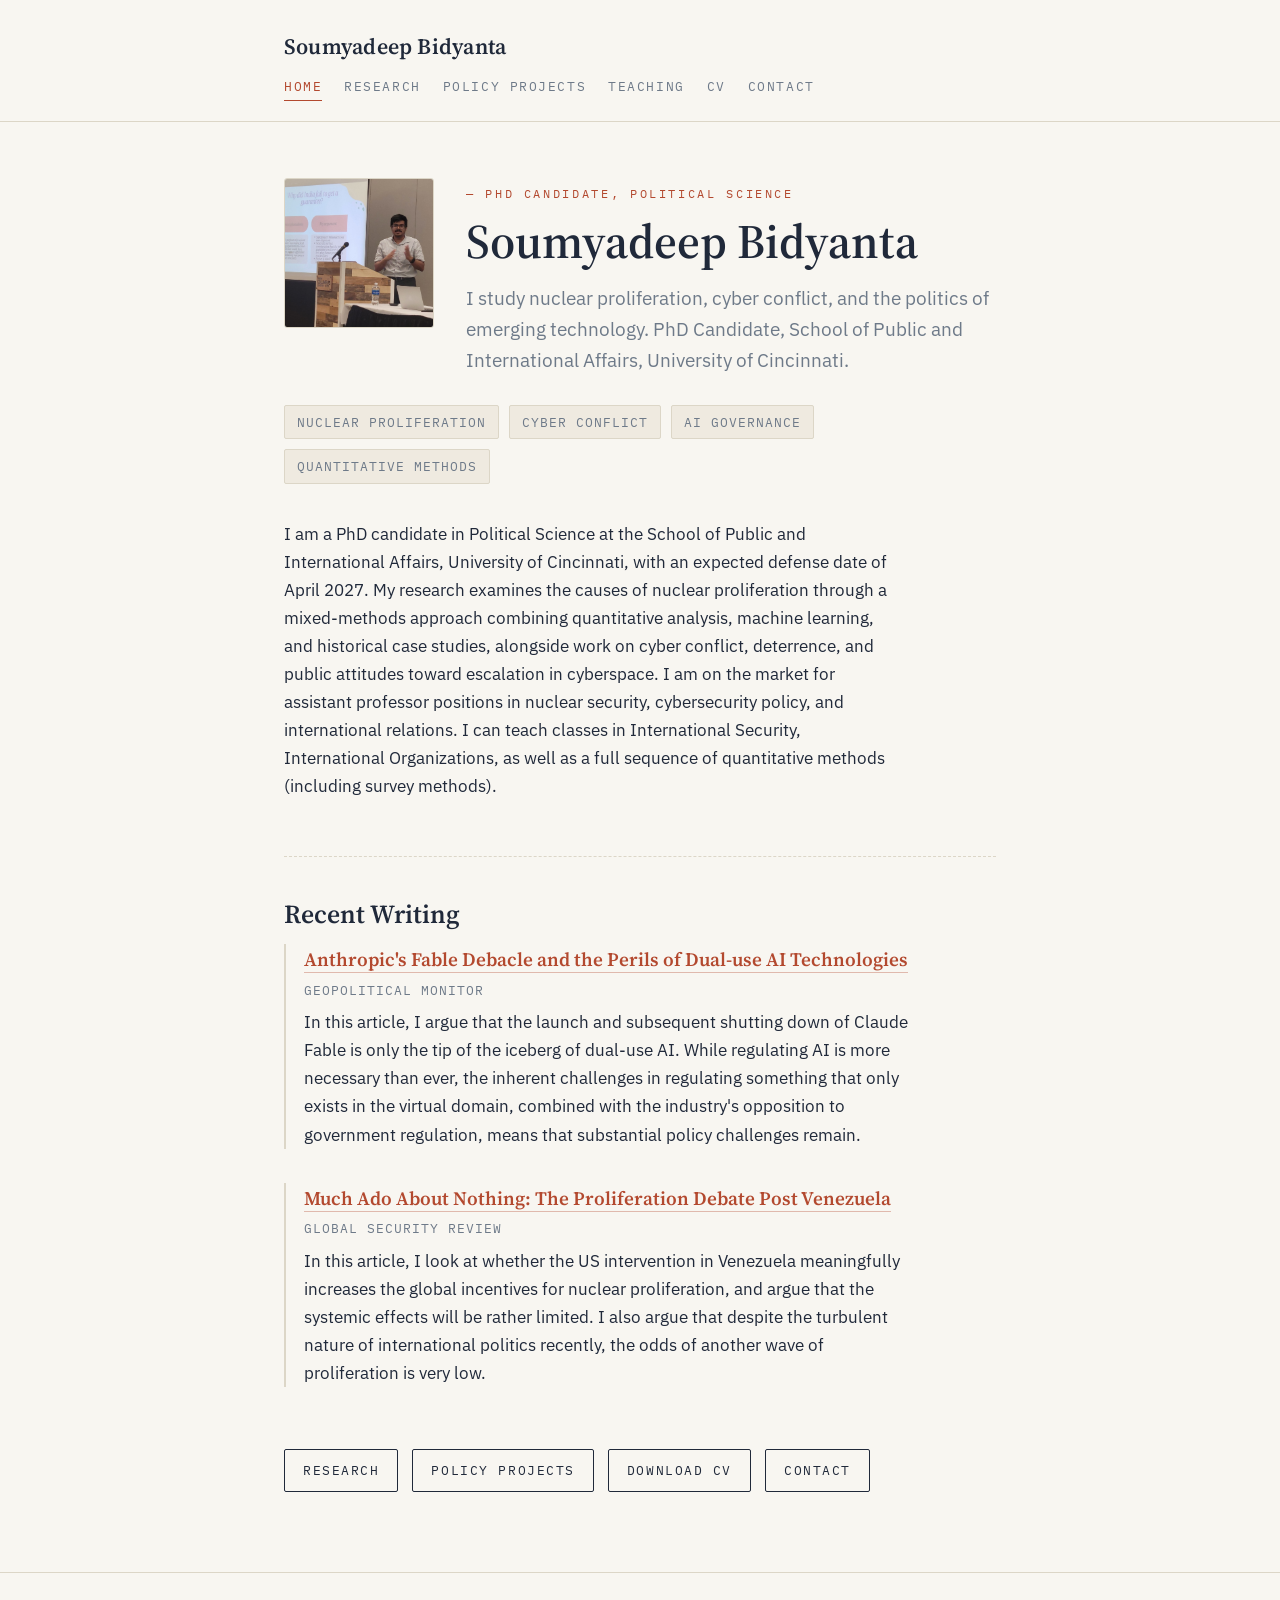
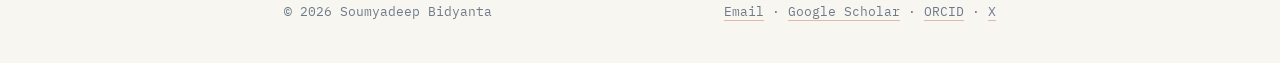
<file: index.html>
<!DOCTYPE html>
<html lang="en">
<head>
  <meta charset="UTF-8">
  <meta name="viewport" content="width=device-width, initial-scale=1">
  <title>Soumyadeep Bidyanta</title>
  <meta name="description" content="Soumyadeep Bidyanta — PhD Candidate, School of Public and International Affairs, University of Cincinnati.">
  <link rel="preconnect" href="https://fonts.googleapis.com">
  <link href="https://fonts.googleapis.com/css2?family=IBM+Plex+Mono:wght@400;500&family=IBM+Plex+Sans:wght@400;500&family=Source+Serif+4:opsz,wght@8..60,500;8..60,600&display=swap" rel="stylesheet">
  <link rel="stylesheet" href="style.css">
</head>
<body>

  <header>
    <div class="wrap">
      <a class="site-name" href="index.html">Soumyadeep Bidyanta</a>
      <nav>
        <a href="index.html" aria-current="page">Home</a>
        <a href="research.html">Research</a>
        <a href="policy-projects.html">Policy Projects</a>
        <a href="teaching.html">Teaching</a>
        <a href="cv.html">CV</a>
        <a href="contact.html">Contact</a>
      </nav>
    </div>
  </header>

  <main>
    <div class="wrap">

      <div class="hero">
        <div class="hero-text">
          <p class="eyebrow">PhD Candidate, Political Science</p>
          <h1>Soumyadeep Bidyanta</h1>
          <p class="tagline">
            I study nuclear proliferation, cyber conflict, and the politics of
            emerging technology. PhD Candidate, School of Public and
            International Affairs, University of Cincinnati.
          </p>
        </div>
        <div class="hero-photo">
          <img src="bidyanta_photo.jpeg" alt="Soumyadeep Bidyanta">
        </div>
      </div>

      <ul class="tags">
        <li>Nuclear Proliferation</li>
        <li>Cyber Conflict</li>
        <li>AI Governance</li>
        <li>Quantitative Methods</li>
      </ul>

      <div class="lede">
        <p>
          I am a PhD candidate in Political Science at the School of Public
          and International Affairs, University of Cincinnati, with an
          expected defense date of April 2027. My research examines the
          causes of nuclear proliferation through a mixed-methods approach
          combining quantitative analysis, machine learning, and historical
          case studies, alongside work on cyber conflict, deterrence, and
          public attitudes toward escalation in cyberspace. I am on the
          market for assistant professor positions in nuclear security,
          cybersecurity policy, and international relations. I can teach
          classes in International Security, International Organizations,
          as well as a full sequence of quantitative methods (including
          survey methods).
        </p>
      </div>

      <div class="section">
        <h2>Recent Writing</h2>
        <div class="entry">
          <h3>
            <a href="https://www.geopoliticalmonitor.com/anthropics-fable-debacle-and-the-perils-of-dual-use-ai-technologies/">
              Anthropic's Fable Debacle and the Perils of Dual-use AI Technologies
            </a>
          </h3>
          <p class="meta">Geopolitical Monitor</p>
          <p>
            In this article, I argue that the launch and subsequent shutting
            down of Claude Fable is only the tip of the iceberg of dual-use AI.
            While regulating AI is more necessary than ever, the inherent
            challenges in regulating something that only exists in the virtual
            domain, combined with the industry's opposition to government
            regulation, means that substantial policy challenges remain.
          </p>
        </div>
        <div class="entry">
          <h3>
            <a href="https://globalsecurityreview.com/much-ado-about-nothing-the-proliferation-debate-post-venezuela/">
              Much Ado About Nothing: The Proliferation Debate Post Venezuela
            </a>
          </h3>
          <p class="meta">Global Security Review</p>
          <p>
            In this article, I look at whether the US intervention in Venezuela
            meaningfully increases the global incentives for nuclear
            proliferation, and argue that the systemic effects will be rather
            limited. I also argue that despite the turbulent nature of
            international politics recently, the odds of another wave of
            proliferation is very low.
          </p>
        </div>
      </div>

      <div class="cta-row">

      <div class="cta-row">
        <a class="btn" href="research.html">Research</a>
        <a class="btn" href="policy-projects.html">Policy Projects</a>
        <a class="btn" href="cv.html">Download CV</a>
        <a class="btn" href="contact.html">Contact</a>
      </div>

    </div>
  </main>

  <footer>
    <div class="wrap">
      <span>&copy; 2026 Soumyadeep Bidyanta</span>
      <span>
        <a href="mailto:bidyansp@mail.uc.edu">Email</a> ·
        <a href="https://scholar.google.com/citations?user=yoYPEBIAAAAJ&hl=en">Google Scholar</a> ·
        <a href="https://orcid.org/0000-0002-6600-3613">ORCID</a> ·
        <a href="https://x.com/SBAcademic">X</a>
      </span>
    </div>
  </footer>

</body>
</html>
</file>
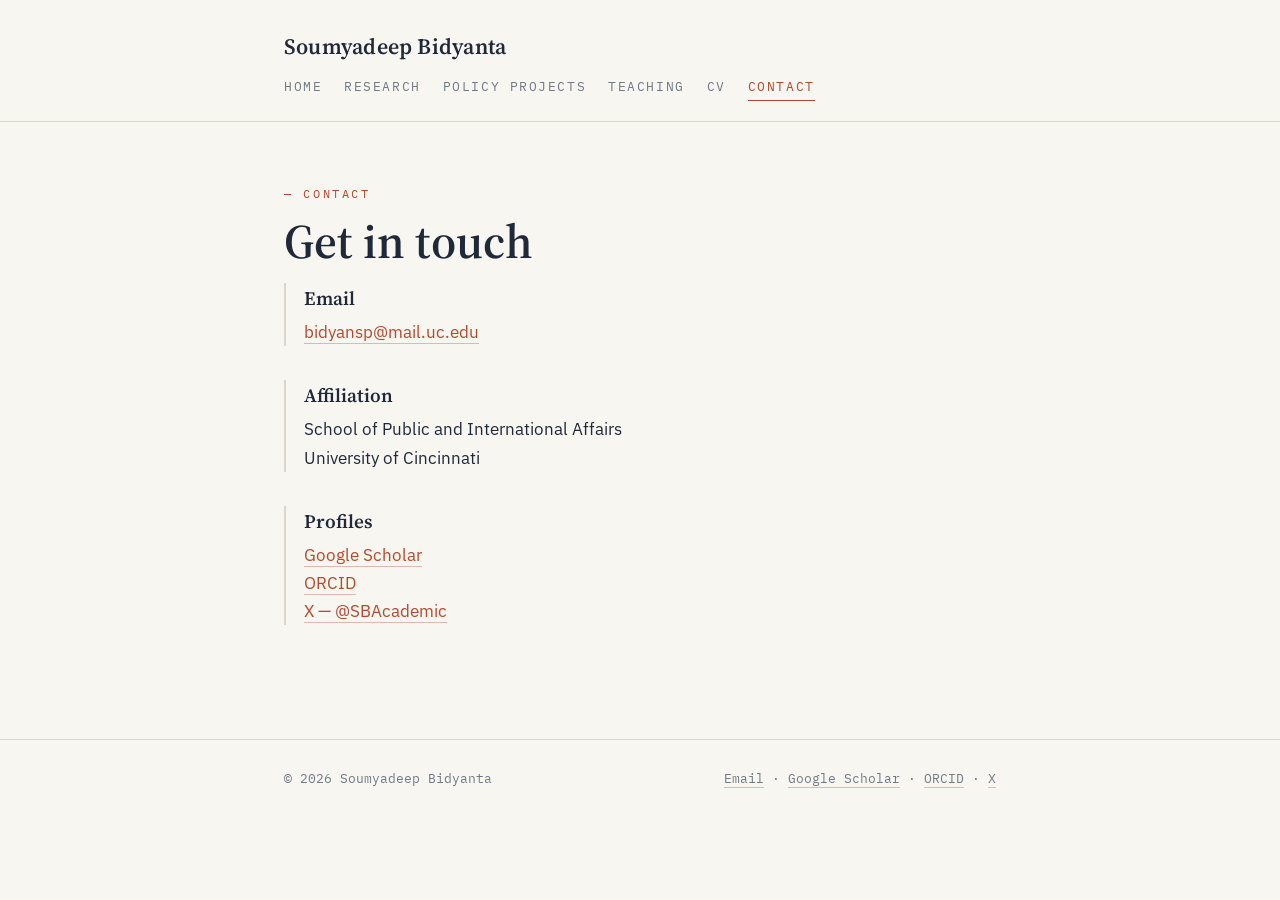
<file: contact.html>
<!DOCTYPE html>
<html lang="en">
<head>
  <meta charset="UTF-8">
  <meta name="viewport" content="width=device-width, initial-scale=1">
  <title>Contact — Soumyadeep Bidyanta</title>
  <link rel="preconnect" href="https://fonts.googleapis.com">
  <link href="https://fonts.googleapis.com/css2?family=IBM+Plex+Mono:wght@400;500&family=IBM+Plex+Sans:wght@400;500&family=Source+Serif+4:opsz,wght@8..60,500;8..60,600&display=swap" rel="stylesheet">
  <link rel="stylesheet" href="style.css">
</head>
<body>

  <header>
    <div class="wrap">
      <a class="site-name" href="index.html">Soumyadeep Bidyanta</a>
      <nav>
        <a href="index.html">Home</a>
        <a href="research.html">Research</a>
        <a href="policy-projects.html">Policy Projects</a>
        <a href="teaching.html">Teaching</a>
        <a href="cv.html">CV</a>
        <a href="contact.html" aria-current="page">Contact</a>
      </nav>
    </div>
  </header>

  <main>
    <div class="wrap">

      <p class="eyebrow">Contact</p>
      <h1>Get in touch</h1>

      <div class="lede">
        <div class="entry">
          <h3>Email</h3>
          <p><a href="mailto:bidyansp@mail.uc.edu">bidyansp@mail.uc.edu</a></p>
        </div>

        <div class="entry">
          <h3>Affiliation</h3>
          <p>
            School of Public and International Affairs<br>
            University of Cincinnati
          </p>
        </div>

        <div class="entry">
          <h3>Profiles</h3>
          <p>
            <a href="https://scholar.google.com/citations?user=yoYPEBIAAAAJ&hl=en">Google Scholar</a><br>
            <a href="https://orcid.org/0000-0002-6600-3613">ORCID</a><br>
            <a href="https://x.com/SBAcademic">X — @SBAcademic</a>
          </p>
        </div>
      </div>

    </div>
  </main>

  <footer>
    <div class="wrap">
      <span>&copy; 2026 Soumyadeep Bidyanta</span>
      <span>
        <a href="mailto:bidyansp@mail.uc.edu">Email</a> ·
        <a href="https://scholar.google.com/citations?user=yoYPEBIAAAAJ&hl=en">Google Scholar</a> ·
        <a href="https://orcid.org/0000-0002-6600-3613">ORCID</a> ·
        <a href="https://x.com/SBAcademic">X</a>
      </span>
    </div>
  </footer>

</body>
</html>
</file>
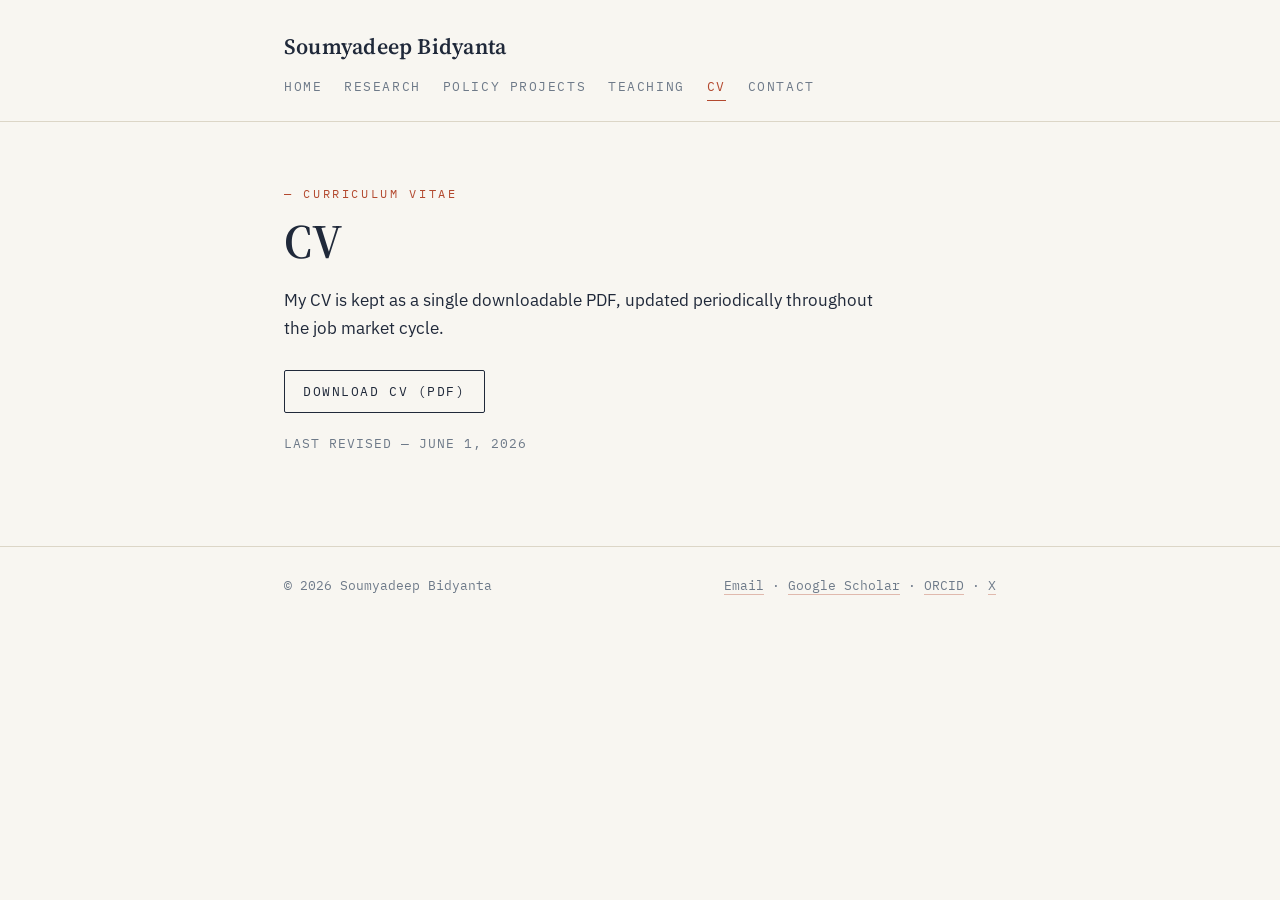
<file: cv.html>
<!DOCTYPE html>
<html lang="en">
<head>
  <meta charset="UTF-8">
  <meta name="viewport" content="width=device-width, initial-scale=1">
  <title>CV — Soumyadeep Bidyanta</title>
  <link rel="preconnect" href="https://fonts.googleapis.com">
  <link href="https://fonts.googleapis.com/css2?family=IBM+Plex+Mono:wght@400;500&family=IBM+Plex+Sans:wght@400;500&family=Source+Serif+4:opsz,wght@8..60,500;8..60,600&display=swap" rel="stylesheet">
  <link rel="stylesheet" href="style.css">
</head>
<body>

  <header>
    <div class="wrap">
      <a class="site-name" href="index.html">Soumyadeep Bidyanta</a>
      <nav>
        <a href="index.html">Home</a>
        <a href="research.html">Research</a>
        <a href="policy-projects.html">Policy Projects</a>
        <a href="teaching.html">Teaching</a>
        <a href="cv.html" aria-current="page">CV</a>
        <a href="contact.html">Contact</a>
      </nav>
    </div>
  </header>

  <main>
    <div class="wrap">

      <p class="eyebrow">Curriculum Vitae</p>
      <h1>CV</h1>

      <div class="lede">
        <p>
          My CV is kept as a single downloadable PDF, updated periodically
          throughout the job market cycle.
        </p>
      </div>

      <div class="cta-row">
        <a class="btn" href="cv.pdf">Download CV (PDF)</a>
      </div>

      <p class="meta" style="font-family: var(--mono); font-size: 12.5px; color: var(--slate); text-transform: uppercase; letter-spacing: 0.08em; margin-top: 20px;">
        Last revised — June 1, 2026
      </p>

    </div>
  </main>

  <footer>
    <div class="wrap">
      <span>&copy; 2026 Soumyadeep Bidyanta</span>
      <span>
        <a href="mailto:bidyansp@mail.uc.edu">Email</a> ·
        <a href="https://scholar.google.com/citations?user=yoYPEBIAAAAJ&hl=en">Google Scholar</a> ·
        <a href="https://orcid.org/0000-0002-6600-3613">ORCID</a> ·
        <a href="https://x.com/SBAcademic">X</a>
      </span>
    </div>
  </footer>

</body>
</html>
</file>
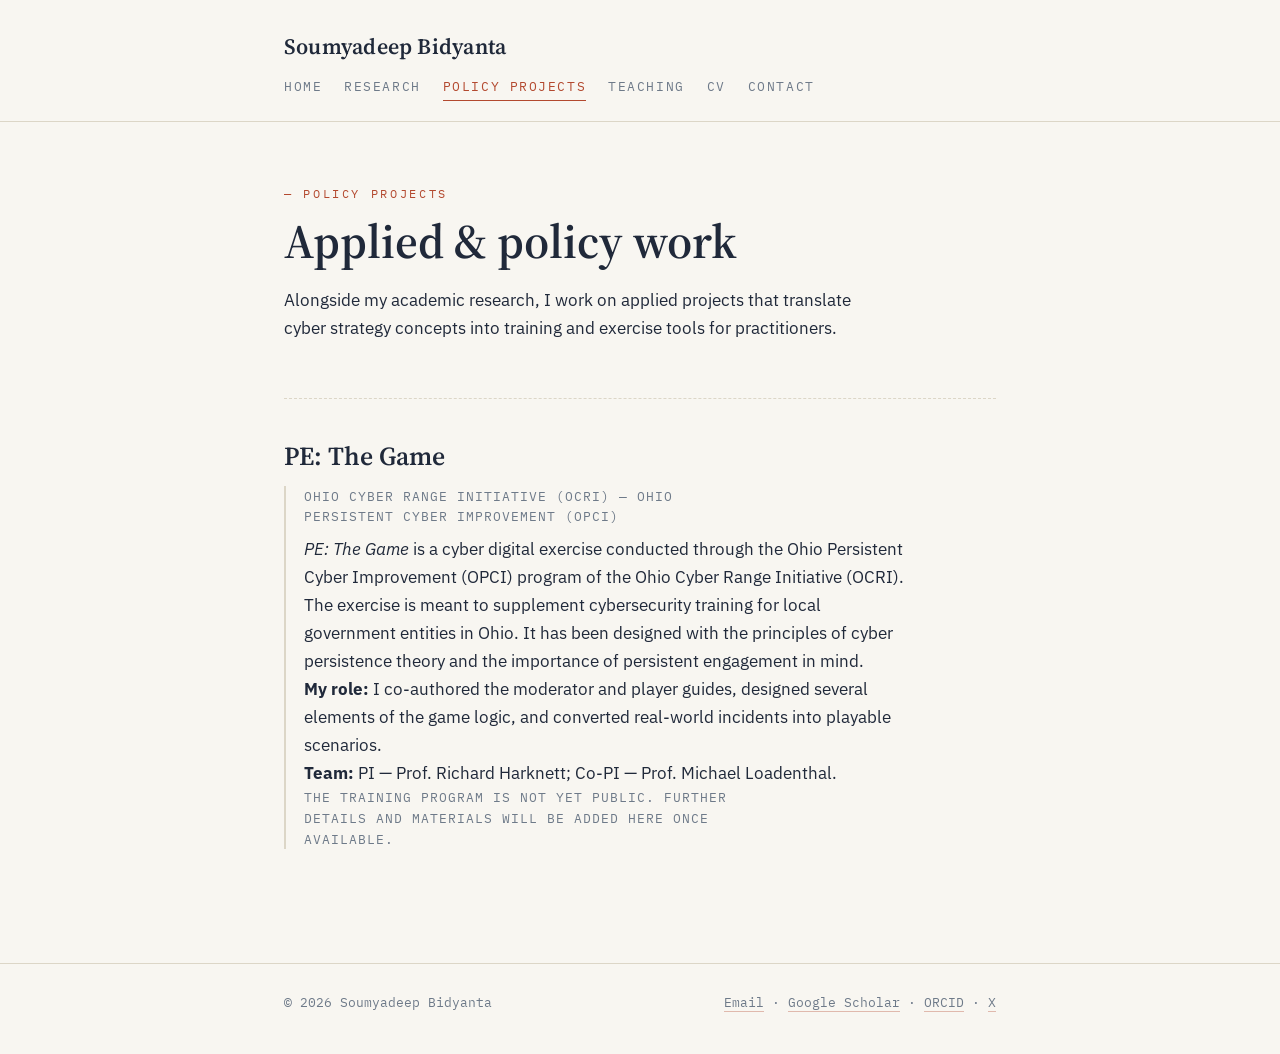
<file: policy-projects.html>
<!DOCTYPE html>
<html lang="en">
<head>
  <meta charset="UTF-8">
  <meta name="viewport" content="width=device-width, initial-scale=1">
  <title>Policy Projects — Soumyadeep Bidyanta</title>
  <link rel="preconnect" href="https://fonts.googleapis.com">
  <link href="https://fonts.googleapis.com/css2?family=IBM+Plex+Mono:wght@400;500&family=IBM+Plex+Sans:wght@400;500&family=Source+Serif+4:opsz,wght@8..60,500;8..60,600&display=swap" rel="stylesheet">
  <link rel="stylesheet" href="style.css">
</head>
<body>

  <header>
    <div class="wrap">
      <a class="site-name" href="index.html">Soumyadeep Bidyanta</a>
      <nav>
        <a href="index.html">Home</a>
        <a href="research.html">Research</a>
        <a href="policy-projects.html" aria-current="page">Policy Projects</a>
        <a href="teaching.html">Teaching</a>
        <a href="cv.html">CV</a>
        <a href="contact.html">Contact</a>
      </nav>
    </div>
  </header>

  <main>
    <div class="wrap">

      <p class="eyebrow">Policy Projects</p>
      <h1>Applied &amp; policy work</h1>

      <div class="lede">
        <p>
          Alongside my academic research, I work on applied projects that
          translate cyber strategy concepts into training and exercise
          tools for practitioners.
        </p>
      </div>

      <div class="section">
        <h2>PE: The Game</h2>
        <div class="entry">
          <p class="meta">Ohio Cyber Range Initiative (OCRI) — Ohio Persistent Cyber Improvement (OPCI)</p>
          <p>
            <em>PE: The Game</em> is a cyber digital exercise conducted
            through the Ohio Persistent Cyber Improvement (OPCI) program of
            the Ohio Cyber Range Initiative (OCRI). The exercise is meant to
            supplement cybersecurity training for local government entities
            in Ohio. It has been designed with the principles of cyber
            persistence theory and the importance of persistent engagement
            in mind.
          </p>
          <p>
            <strong>My role:</strong> I co-authored the moderator and player
            guides, designed several elements of the game logic, and
            converted real-world incidents into playable scenarios.
          </p>
          <p>
            <strong>Team:</strong> PI — Prof. Richard Harknett; Co-PI —
            Prof. Michael Loadenthal.
          </p>
          <p class="meta">
            The training program is not yet public. Further details and
            materials will be added here once available.
          </p>
        </div>
      </div>

    </div>
  </main>

  <footer>
    <div class="wrap">
      <span>&copy; 2026 Soumyadeep Bidyanta</span>
      <span>
        <a href="mailto:bidyansp@mail.uc.edu">Email</a> ·
        <a href="https://scholar.google.com/citations?user=yoYPEBIAAAAJ&hl=en">Google Scholar</a> ·
        <a href="https://orcid.org/0000-0002-6600-3613">ORCID</a> ·
        <a href="https://x.com/SBAcademic">X</a>
      </span>
    </div>
  </footer>

</body>
</html>
</file>
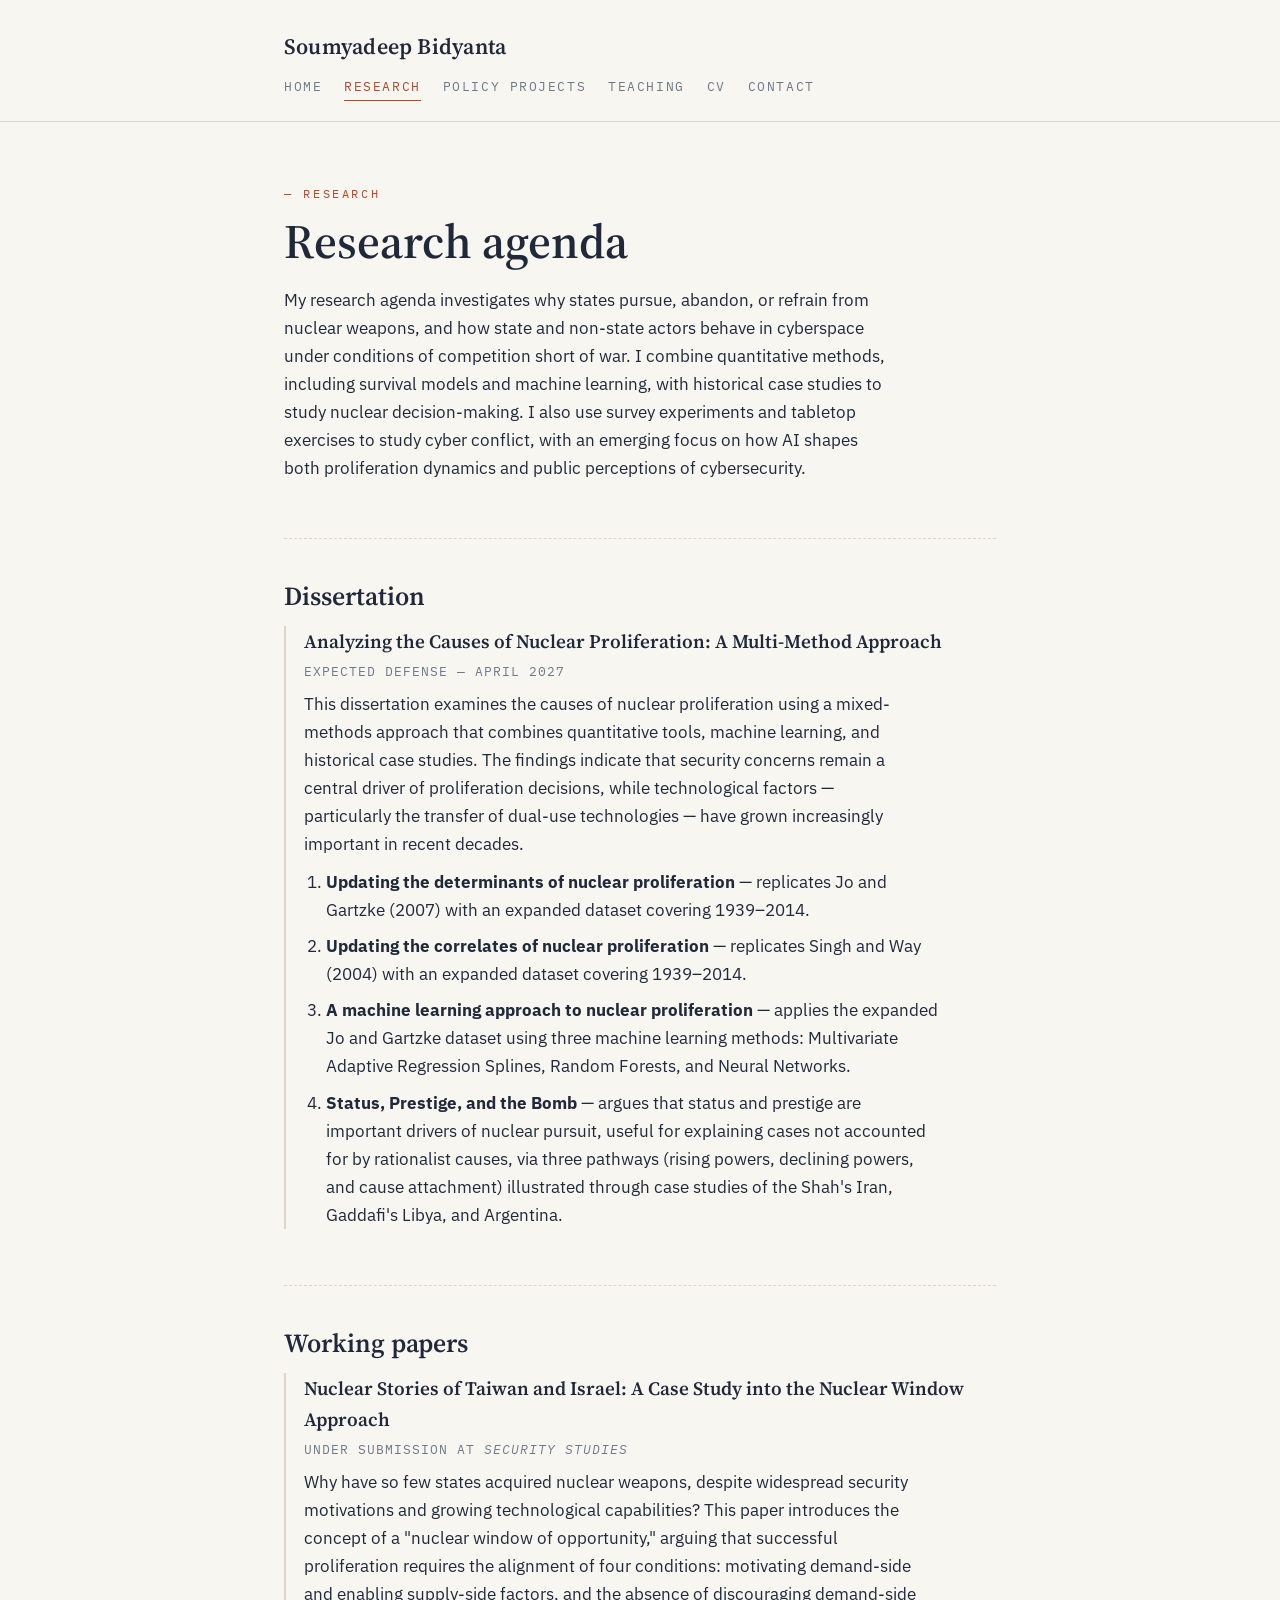
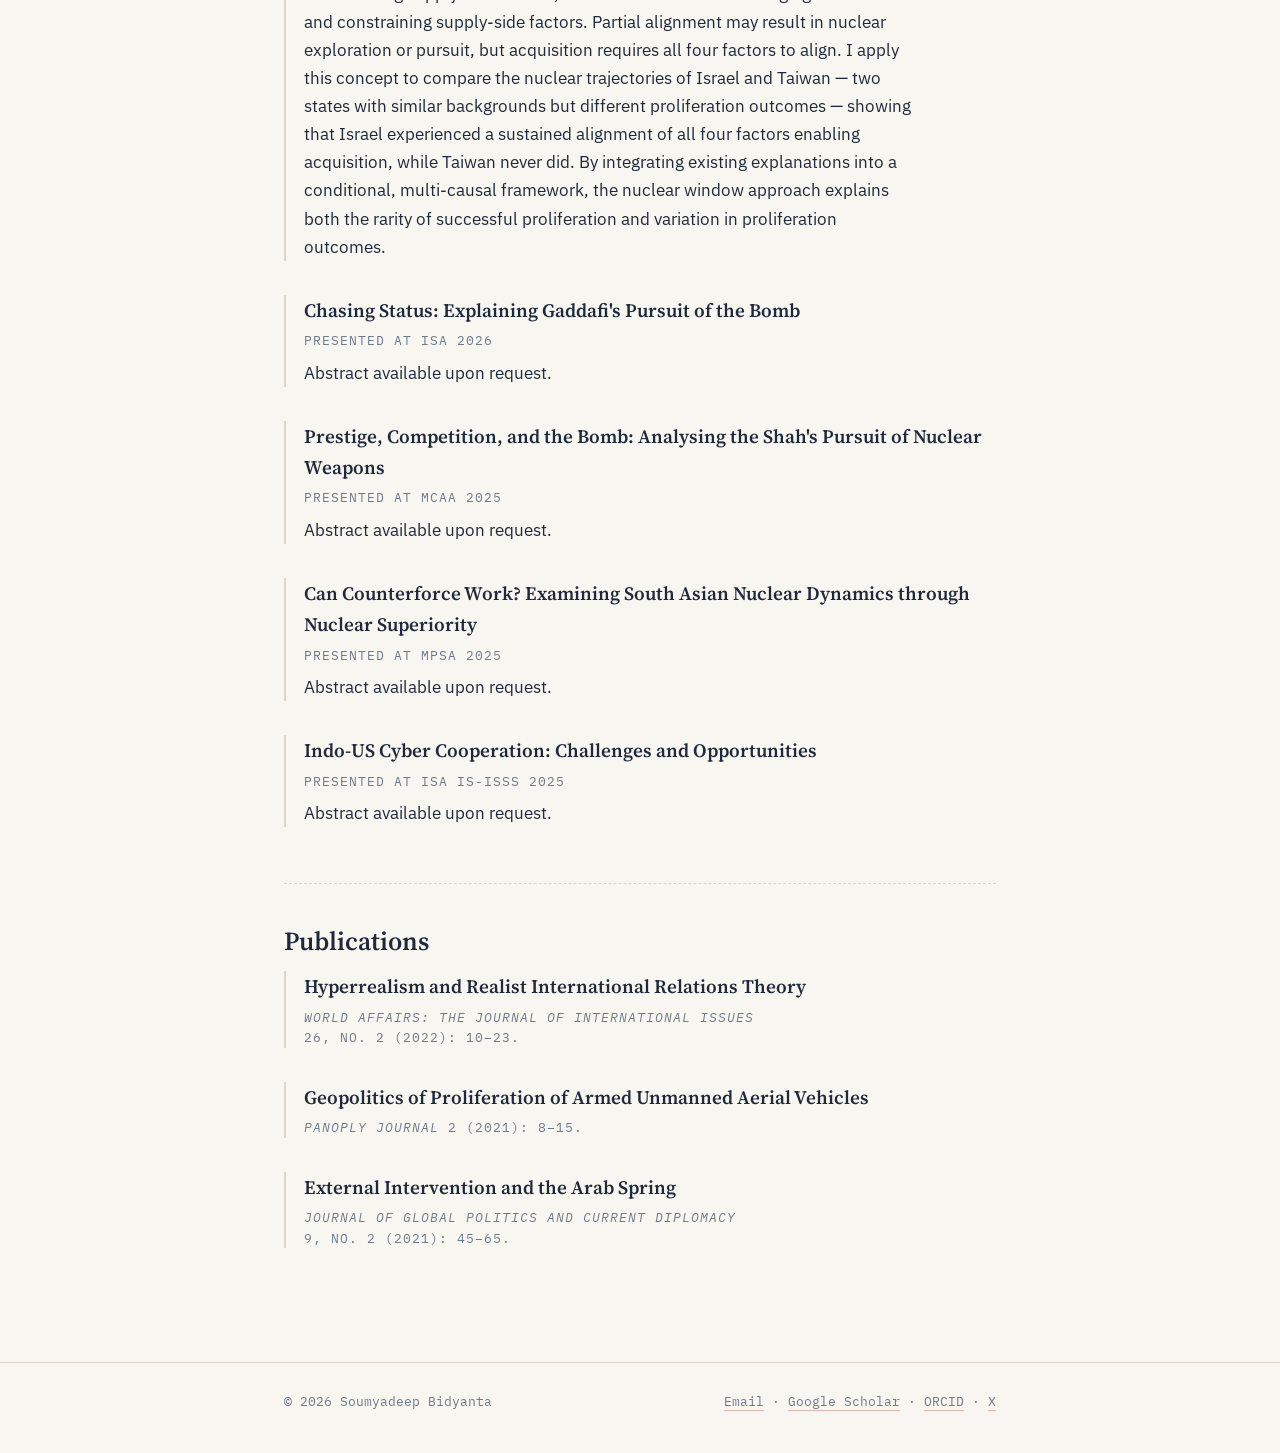
<file: research.html>
<!DOCTYPE html>
<html lang="en">
<head>
  <meta charset="UTF-8">
  <meta name="viewport" content="width=device-width, initial-scale=1">
  <title>Research — Soumyadeep Bidyanta</title>
  <link rel="preconnect" href="https://fonts.googleapis.com">
  <link href="https://fonts.googleapis.com/css2?family=IBM+Plex+Mono:wght@400;500&family=IBM+Plex+Sans:wght@400;500&family=Source+Serif+4:opsz,wght@8..60,500;8..60,600&display=swap" rel="stylesheet">
  <link rel="stylesheet" href="style.css">
</head>
<body>

  <header>
    <div class="wrap">
      <a class="site-name" href="index.html">Soumyadeep Bidyanta</a>
      <nav>
        <a href="index.html">Home</a>
        <a href="research.html" aria-current="page">Research</a>
        <a href="policy-projects.html">Policy Projects</a>
        <a href="teaching.html">Teaching</a>
        <a href="cv.html">CV</a>
        <a href="contact.html">Contact</a>
      </nav>
    </div>
  </header>

  <main>
    <div class="wrap">

      <p class="eyebrow">Research</p>
      <h1>Research agenda</h1>

      <div class="lede">
        <p>
          My research agenda investigates why states pursue, abandon, or
          refrain from nuclear weapons, and how state and non-state actors
          behave in cyberspace under conditions of competition short of
          war. I combine quantitative methods, including survival models
          and machine learning, with historical case studies to study
          nuclear decision-making. I also use survey experiments and
          tabletop exercises to study cyber conflict, with an emerging
          focus on how AI shapes both proliferation dynamics and public
          perceptions of cybersecurity.
        </p>
      </div>

      <div class="section">
        <h2>Dissertation</h2>
        <div class="entry">
          <h3>Analyzing the Causes of Nuclear Proliferation: A Multi-Method Approach</h3>
          <p class="meta">Expected defense — April 2027</p>
          <p>
            This dissertation examines the causes of nuclear proliferation
            using a mixed-methods approach that combines quantitative
            tools, machine learning, and historical case studies. The
            findings indicate that security concerns remain a central
            driver of proliferation decisions, while technological factors
            — particularly the transfer of dual-use technologies — have
            grown increasingly important in recent decades.
          </p>
          <ol>
            <li>
              <strong>Updating the determinants of nuclear proliferation</strong>
              — replicates Jo and Gartzke (2007) with an expanded dataset
              covering 1939–2014.
            </li>
            <li>
              <strong>Updating the correlates of nuclear proliferation</strong>
              — replicates Singh and Way (2004) with an expanded dataset
              covering 1939–2014.
            </li>
            <li>
              <strong>A machine learning approach to nuclear proliferation</strong>
              — applies the expanded Jo and Gartzke dataset using three
              machine learning methods: Multivariate Adaptive Regression
              Splines, Random Forests, and Neural Networks.
            </li>
            <li>
              <strong>Status, Prestige, and the Bomb</strong>
              — argues that status and prestige are important drivers of
              nuclear pursuit, useful for explaining cases not accounted for
              by rationalist causes, via three pathways (rising powers,
              declining powers, and cause attachment) illustrated through
              case studies of the Shah's Iran, Gaddafi's Libya, and
              Argentina.
            </li>
          </ol>
        </div>
      </div>

      <div class="section">
        <h2>Working papers</h2>

        <div class="entry">
          <h3>Nuclear Stories of Taiwan and Israel: A Case Study into the Nuclear Window Approach</h3>
          <p class="meta">Under submission at <em>Security Studies</em></p>
          <p>
            Why have so few states acquired nuclear weapons, despite
            widespread security motivations and growing technological
            capabilities? This paper introduces the concept of a "nuclear
            window of opportunity," arguing that successful proliferation
            requires the alignment of four conditions: motivating
            demand-side and enabling supply-side factors, and the absence
            of discouraging demand-side and constraining supply-side
            factors. Partial alignment may result in nuclear exploration or
            pursuit, but acquisition requires all four factors to align. I
            apply this concept to compare the nuclear trajectories of
            Israel and Taiwan — two states with similar backgrounds but
            different proliferation outcomes — showing that Israel
            experienced a sustained alignment of all four factors enabling
            acquisition, while Taiwan never did. By integrating existing
            explanations into a conditional, multi-causal framework, the
            nuclear window approach explains both the rarity of successful
            proliferation and variation in proliferation outcomes.
          </p>
        </div>

        <div class="entry">
          <h3>Chasing Status: Explaining Gaddafi's Pursuit of the Bomb</h3>
          <p class="meta">Presented at ISA 2026</p>
          <p>Abstract available upon request.</p>
        </div>

        <div class="entry">
          <h3>Prestige, Competition, and the Bomb: Analysing the Shah's Pursuit of Nuclear Weapons</h3>
          <p class="meta">Presented at MCAA 2025</p>
          <p>Abstract available upon request.</p>
        </div>

        <div class="entry">
          <h3>Can Counterforce Work? Examining South Asian Nuclear Dynamics through Nuclear Superiority</h3>
          <p class="meta">Presented at MPSA 2025</p>
          <p>Abstract available upon request.</p>
        </div>

        <div class="entry">
          <h3>Indo-US Cyber Cooperation: Challenges and Opportunities</h3>
          <p class="meta">Presented at ISA IS-ISSS 2025</p>
          <p>Abstract available upon request.</p>
        </div>

      </div>

      <div class="section">
        <h2>Publications</h2>

        <div class="entry">
          <h3>Hyperrealism and Realist International Relations Theory</h3>
          <p class="meta"><em>World Affairs: The Journal of International Issues</em> 26, no. 2 (2022): 10–23.</p>
        </div>

        <div class="entry">
          <h3>Geopolitics of Proliferation of Armed Unmanned Aerial Vehicles</h3>
          <p class="meta"><em>Panoply Journal</em> 2 (2021): 8–15.</p>
        </div>

        <div class="entry">
          <h3>External Intervention and the Arab Spring</h3>
          <p class="meta"><em>Journal of Global Politics and Current Diplomacy</em> 9, no. 2 (2021): 45–65.</p>
        </div>

      </div>

    </div>
  </main>

  <footer>
    <div class="wrap">
      <span>&copy; 2026 Soumyadeep Bidyanta</span>
      <span>
        <a href="mailto:bidyansp@mail.uc.edu">Email</a> ·
        <a href="https://scholar.google.com/citations?user=yoYPEBIAAAAJ&hl=en">Google Scholar</a> ·
        <a href="https://orcid.org/0000-0002-6600-3613">ORCID</a> ·
        <a href="https://x.com/SBAcademic">X</a>
      </span>
    </div>
  </footer>

</body>
</html>
</file>
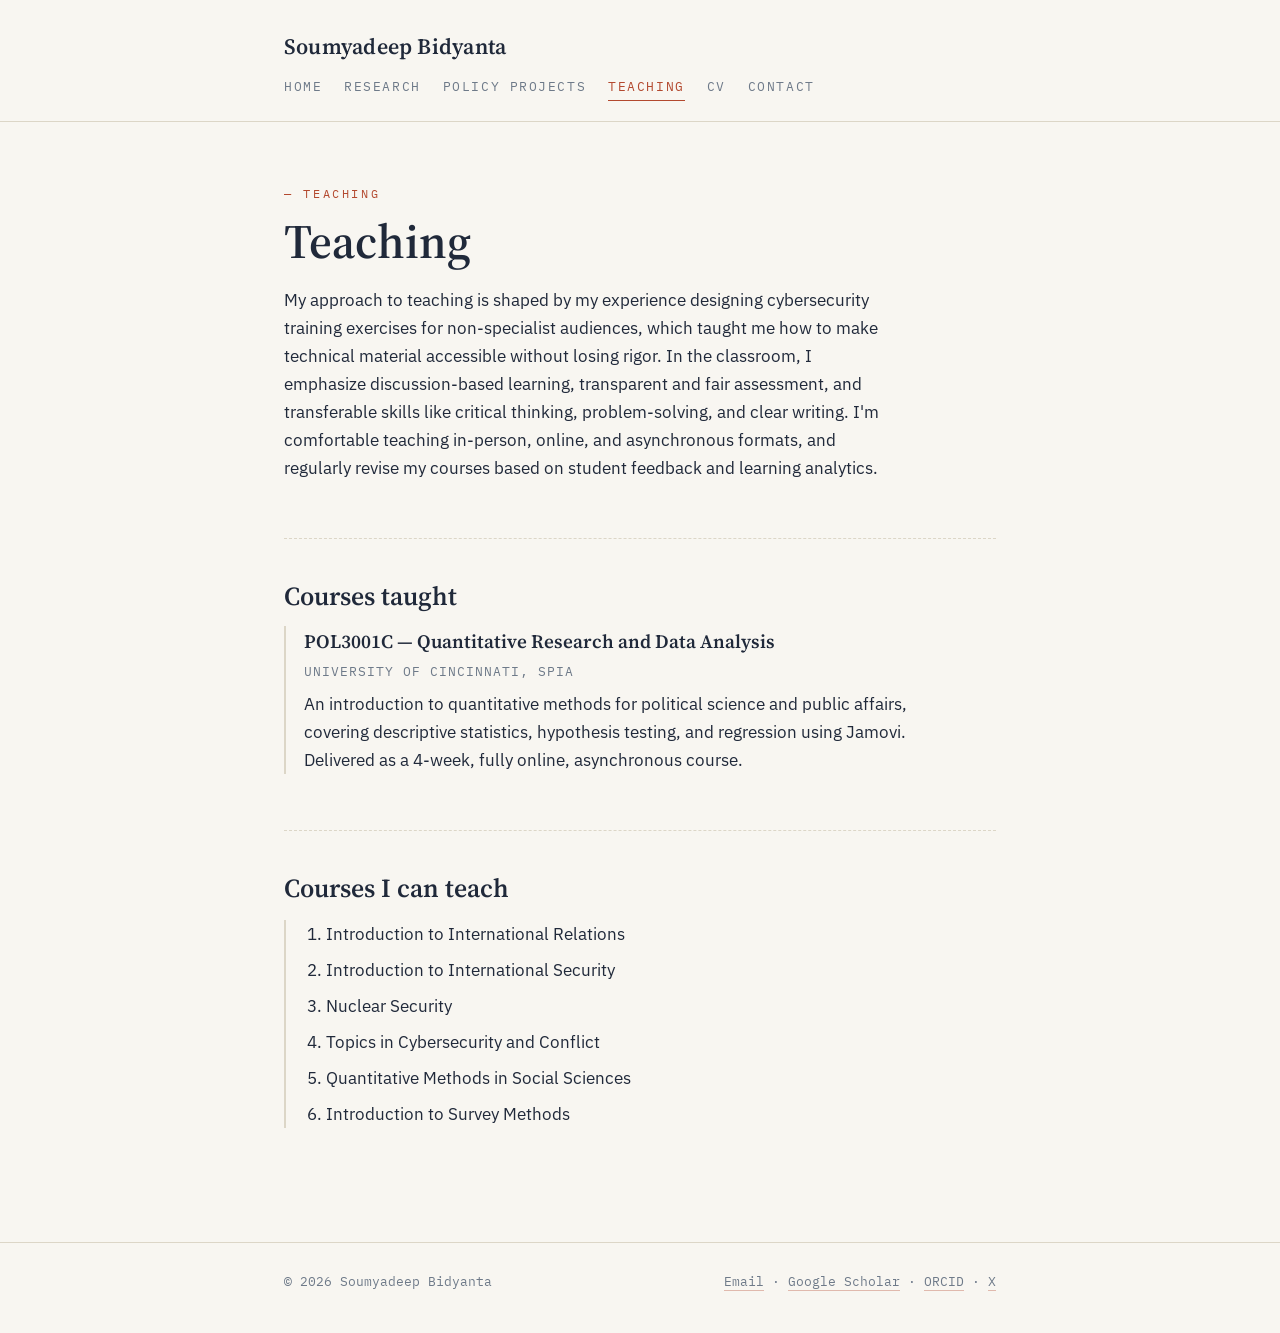
<file: teaching.html>
<!DOCTYPE html>
<html lang="en">
<head>
  <meta charset="UTF-8">
  <meta name="viewport" content="width=device-width, initial-scale=1">
  <title>Teaching — Soumyadeep Bidyanta</title>
  <link rel="preconnect" href="https://fonts.googleapis.com">
  <link href="https://fonts.googleapis.com/css2?family=IBM+Plex+Mono:wght@400;500&family=IBM+Plex+Sans:wght@400;500&family=Source+Serif+4:opsz,wght@8..60,500;8..60,600&display=swap" rel="stylesheet">
  <link rel="stylesheet" href="style.css">
</head>
<body>

  <header>
    <div class="wrap">
      <a class="site-name" href="index.html">Soumyadeep Bidyanta</a>
      <nav>
        <a href="index.html">Home</a>
        <a href="research.html">Research</a>
        <a href="policy-projects.html">Policy Projects</a>
        <a href="teaching.html" aria-current="page">Teaching</a>
        <a href="cv.html">CV</a>
        <a href="contact.html">Contact</a>
      </nav>
    </div>
  </header>

  <main>
    <div class="wrap">

      <p class="eyebrow">Teaching</p>
      <h1>Teaching</h1>

      <div class="lede">
        <p>
          My approach to teaching is shaped by my experience designing
          cybersecurity training exercises for non-specialist audiences,
          which taught me how to make technical material accessible
          without losing rigor. In the classroom, I emphasize
          discussion-based learning, transparent and fair assessment, and
          transferable skills like critical thinking, problem-solving, and
          clear writing. I'm comfortable teaching in-person, online, and
          asynchronous formats, and regularly revise my courses based on
          student feedback and learning analytics.
        </p>
      </div>

      <div class="section">
        <h2>Courses taught</h2>

        <div class="entry">
          <h3>POL3001C — Quantitative Research and Data Analysis</h3>
          <p class="meta">University of Cincinnati, SPIA</p>
          <p>
            An introduction to quantitative methods for political science
            and public affairs, covering descriptive statistics, hypothesis
            testing, and regression using Jamovi. Delivered as a 4-week,
            fully online, asynchronous course.
          </p>
        </div>

      </div>

      <div class="section">
        <h2>Courses I can teach</h2>

        <div class="entry">
          <ol>
            <li>Introduction to International Relations</li>
            <li>Introduction to International Security</li>
            <li>Nuclear Security</li>
            <li>Topics in Cybersecurity and Conflict</li>
            <li>Quantitative Methods in Social Sciences</li>
            <li>Introduction to Survey Methods</li>
          </ol>
        </div>
      </div>

    </div>
  </main>

  <footer>
    <div class="wrap">
      <span>&copy; 2026 Soumyadeep Bidyanta</span>
      <span>
        <a href="mailto:bidyansp@mail.uc.edu">Email</a> ·
        <a href="https://scholar.google.com/citations?user=yoYPEBIAAAAJ&hl=en">Google Scholar</a> ·
        <a href="https://orcid.org/0000-0002-6600-3613">ORCID</a> ·
        <a href="https://x.com/SBAcademic">X</a>
      </span>
    </div>
  </footer>

</body>
</html>
</file>
<file: style.css>
/* ============================================================
   Academic site — shared styles
   Palette + type system. Edit the variables below to re-theme
   the whole site from one place.
   ============================================================ */

:root {
  --paper: #F8F6F1;       /* page background */
  --paper-deep: #EFEAE0;  /* card / panel background */
  --ink: #20293A;         /* primary text */
  --slate: #6E7A89;       /* secondary text */
  --accent: #B3492F;      /* rust — used sparingly for emphasis & links */
  --hairline: #DCD6C7;    /* dividers, borders */

  --serif: "Source Serif 4", Georgia, serif;
  --sans: "IBM Plex Sans", -apple-system, Segoe UI, sans-serif;
  --mono: "IBM Plex Mono", "SF Mono", Menlo, monospace;
}

* { box-sizing: border-box; }

html { scroll-behavior: smooth; }

body {
  margin: 0;
  background: var(--paper);
  color: var(--ink);
  font-family: var(--sans);
  font-size: 17px;
  line-height: 1.65;
  -webkit-font-smoothing: antialiased;
}

a {
  color: var(--accent);
  text-decoration: none;
  border-bottom: 1px solid color-mix(in srgb, var(--accent) 35%, transparent);
}
a:hover, a:focus-visible { border-bottom-color: var(--accent); }
a:focus-visible { outline: 2px solid var(--accent); outline-offset: 3px; border-radius: 2px; }

img { max-width: 100%; }

/* ---------- layout ---------- */

.wrap {
  max-width: 760px;
  margin: 0 auto;
  padding: 0 24px;
}

/* ---------- header / nav ---------- */

header {
  border-bottom: 1px solid var(--hairline);
  padding: 28px 0 20px;
}

header .wrap {
  display: flex;
  flex-wrap: wrap;
  align-items: baseline;
  justify-content: space-between;
  gap: 12px;
}

.site-name {
  font-family: var(--serif);
  font-weight: 600;
  font-size: 22px;
  letter-spacing: 0.01em;
  color: var(--ink);
  border-bottom: none;
}

nav { display: flex; gap: 22px; flex-wrap: wrap; }

nav a {
  font-family: var(--mono);
  font-size: 13px;
  text-transform: uppercase;
  letter-spacing: 0.12em;
  color: var(--slate);
  border-bottom: 1px solid transparent;
  padding-bottom: 2px;
}

nav a:hover,
nav a[aria-current="page"] {
  color: var(--accent);
  border-bottom-color: var(--accent);
}

/* ---------- main content ---------- */

main { padding: 56px 0 80px; }

.eyebrow {
  font-family: var(--mono);
  font-size: 12px;
  text-transform: uppercase;
  letter-spacing: 0.22em;
  color: var(--accent);
  display: inline-block;
  margin: 0 0 10px;
}
.eyebrow::before { content: "— "; }

h1 {
  font-family: var(--serif);
  font-weight: 600;
  font-size: clamp(34px, 6vw, 48px);
  line-height: 1.15;
  margin: 0 0 14px;
}

h2 {
  font-family: var(--serif);
  font-weight: 600;
  font-size: 26px;
  margin: 0 0 8px;
}

.tagline {
  font-size: 19px;
  color: var(--slate);
  max-width: 32em;
  margin: 0 0 28px;
}

/* ---------- hero (name + photo) ---------- */

.hero {
  display: flex;
  flex-direction: row-reverse;
  align-items: flex-start;
  justify-content: space-between;
  gap: 32px;
}

.hero-text { flex: 1 1 360px; }

.hero-text .tagline { margin-bottom: 0; }

.hero-photo {
  flex: 0 0 auto;
}

.hero-photo img {
  display: block;
  width: 150px;
  height: 150px;
  object-fit: cover;
  border-radius: 3px;
  border: 1px solid var(--hairline);
  background: var(--paper-deep);
}

@media (max-width: 560px) {
  .hero { flex-direction: column-reverse; gap: 20px; }
  .hero-photo img { width: 120px; height: 120px; }
}

.lede { max-width: 36em; }

/* ---------- topic tags (signature element) ---------- */

.tags {
  display: flex;
  flex-wrap: wrap;
  gap: 10px;
  margin: 28px 0 36px;
  padding: 0;
  list-style: none;
}

.tags li {
  font-family: var(--mono);
  font-size: 12.5px;
  text-transform: uppercase;
  letter-spacing: 0.08em;
  border: 1px solid var(--hairline);
  border-radius: 2px;
  padding: 6px 12px;
  color: var(--slate);
  background: var(--paper-deep);
}

/* ---------- section dividers ---------- */

.section {
  margin-top: 56px;
  padding-top: 36px;
  border-top: 1px dashed var(--hairline);
}

/* ---------- entry blocks (research items, courses, etc.) ---------- */

.entry {
  margin-bottom: 34px;
  padding-left: 18px;
  border-left: 2px solid var(--hairline);
}

.entry h3 {
  font-family: var(--serif);
  font-size: 19px;
  font-weight: 600;
  margin: 0 0 4px;
}

.entry .meta {
  font-family: var(--mono);
  font-size: 12.5px;
  color: var(--slate);
  text-transform: uppercase;
  letter-spacing: 0.08em;
  margin: 0 0 8px;
}

.entry p { margin: 0; max-width: 36em; }

/* ---------- placeholder note ---------- */

.placeholder {
  background: var(--paper-deep);
  border: 1px dashed var(--hairline);
  border-radius: 3px;
  padding: 14px 16px;
  font-size: 14.5px;
  color: var(--slate);
  margin: 14px 0 0;
}
.placeholder::before {
  content: "EDIT ME — ";
  font-family: var(--mono);
  color: var(--accent);
  letter-spacing: 0.08em;
}

/* ---------- lists inside content blocks ---------- */

.entry ul,
.entry ol,
.lede ul,
.lede ol {
  margin: 10px 0 0;
  padding-left: 22px;
}

.entry ul li,
.entry ol li,
.lede ul li,
.lede ol li {
  margin-bottom: 8px;
  max-width: 36em;
}

/* ---------- buttons / CTA ---------- */

.cta-row { display: flex; flex-wrap: wrap; gap: 14px; margin-top: 28px; }

.btn {
  display: inline-block;
  font-family: var(--mono);
  font-size: 13px;
  text-transform: uppercase;
  letter-spacing: 0.12em;
  padding: 10px 18px;
  border: 1px solid var(--ink);
  border-radius: 2px;
  color: var(--ink);
  border-bottom: 1px solid var(--ink);
}
.btn:hover { background: var(--ink); color: var(--paper); }

/* ---------- footer ---------- */

footer {
  border-top: 1px solid var(--hairline);
  padding: 28px 0 40px;
  font-family: var(--mono);
  font-size: 13px;
  color: var(--slate);
}

footer .wrap {
  display: flex;
  flex-wrap: wrap;
  gap: 18px;
  justify-content: space-between;
}

footer a { color: var(--slate); }
footer a:hover { color: var(--accent); }

/* ---------- responsive ---------- */

@media (max-width: 540px) {
  body { font-size: 16px; }
  main { padding: 40px 0 60px; }
  header { padding: 22px 0 16px; }
}
</file>
